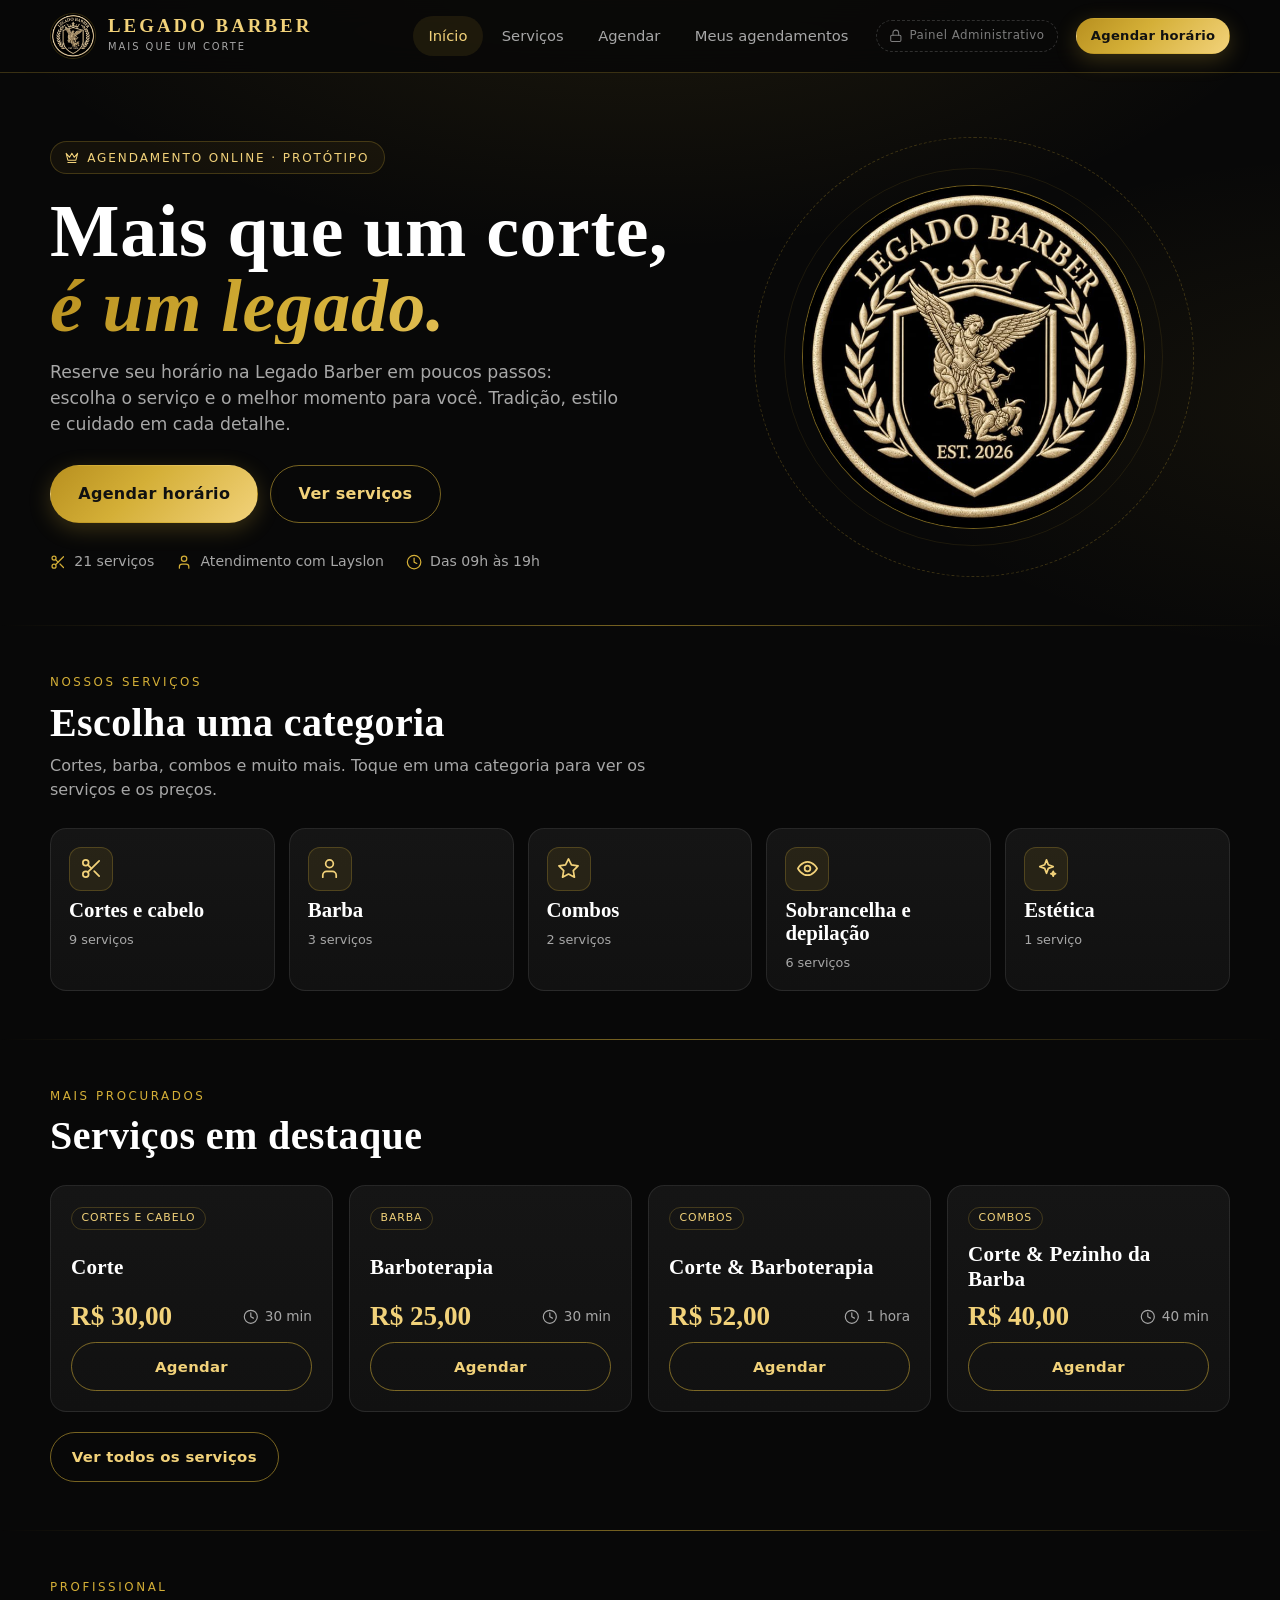
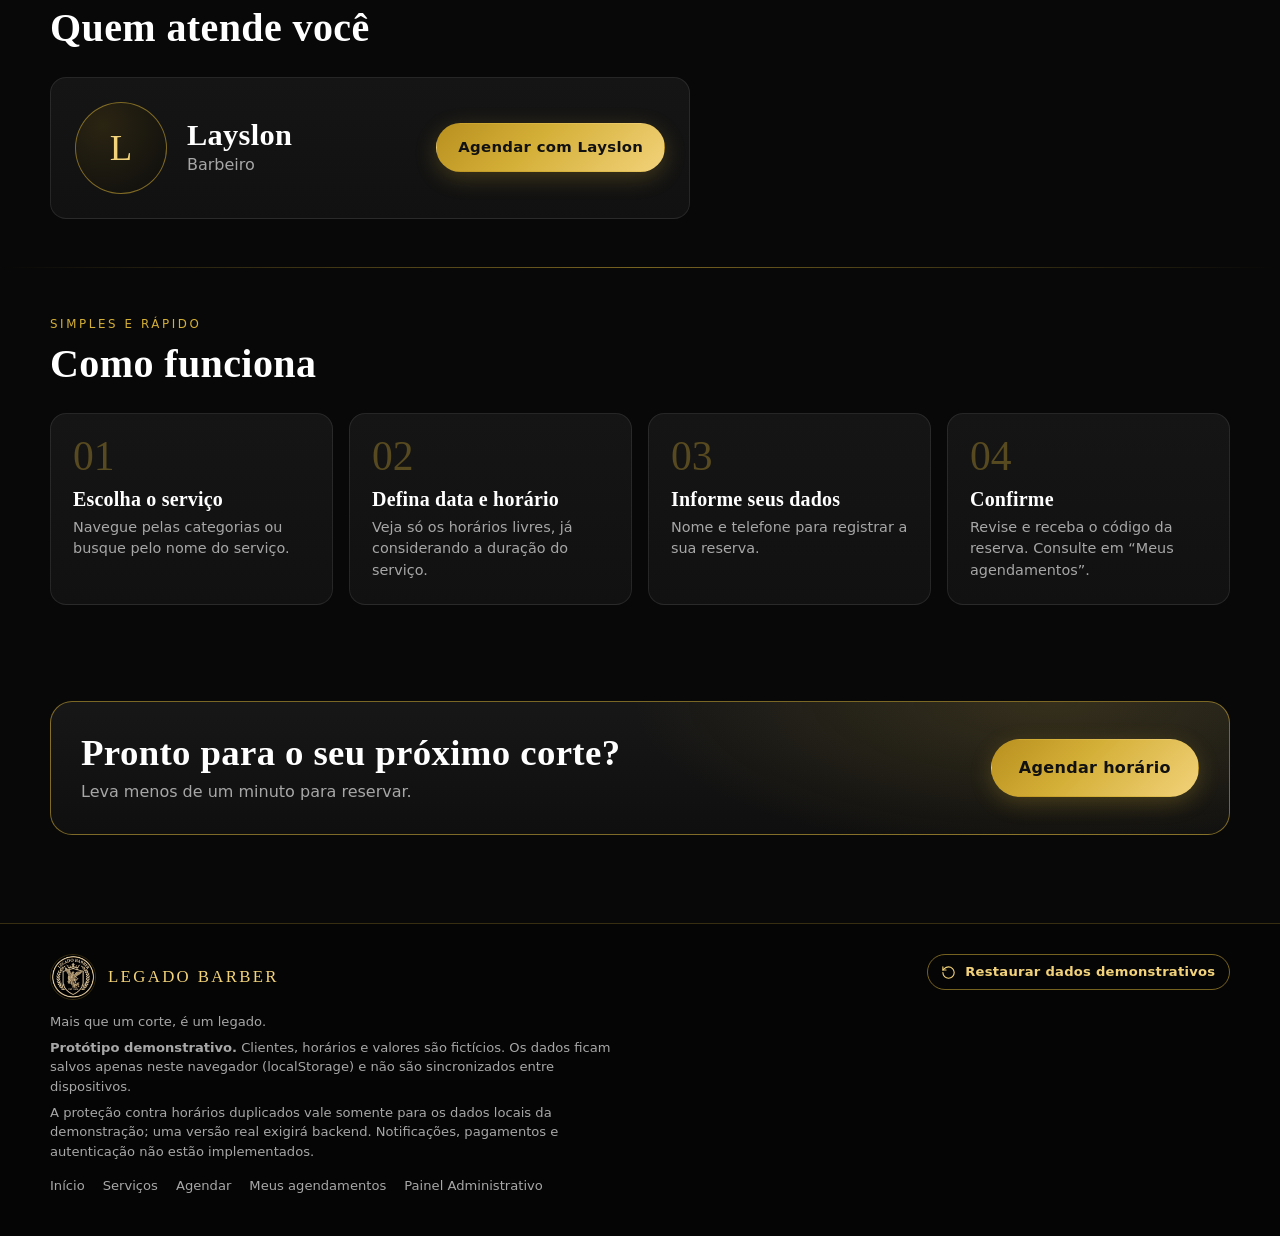
<file: index.html>
<!DOCTYPE html>
<html lang="pt-BR">
<head>
  <meta charset="UTF-8">
  <meta name="viewport" content="width=device-width, initial-scale=1">
  <meta name="theme-color" content="#080808">
  <meta name="description" content="Legado Barber — Mais que um corte, é um legado. Protótipo de agendamento online.">
  <title>Legado Barber — Mais que um corte, é um legado</title>
  <link rel="icon" href="img/logo.png">
  <link rel="stylesheet" href="css/style.css">
</head>
<body data-page="home" data-root="">
  <a class="skip-link" href="#conteudo">Ir para o conteúdo</a>
  <div id="siteHeader"></div>

  <main id="conteudo" class="view">
    <!-- Apresentação -->
    <section class="container hero">
      <div class="hero-text">
        <span class="eyebrow"><svg class="ic" aria-hidden="true"><use href="#i-crown"/></svg> Agendamento online · Protótipo</span>
        <h1>Mais que um corte, <em>é um legado.</em></h1>
        <p class="lead">Reserve seu horário na Legado Barber em poucos passos: escolha o serviço e o melhor momento para você. Tradição, estilo e cuidado em cada detalhe.</p>
        <div class="hero-cta">
          <a class="btn btn-gold btn-lg" href="pages/agendar.html">Agendar horário</a>
          <a class="btn btn-ghost btn-lg" href="pages/servicos.html">Ver serviços</a>
        </div>
        <ul class="hero-points" id="heroPoints"></ul>
      </div>
      <div class="hero-art">
        <div class="ring ring-1"></div><div class="ring ring-2"></div>
        <div class="logo-wrap"><img data-logo alt="Logo da Legado Barber" width="600" height="600"></div>
      </div>
    </section>

    <hr class="divider">

    <!-- Categorias: cada uma abre a página de serviços já filtrada -->
    <section class="container section">
      <div class="section-head">
        <span class="kicker">Nossos serviços</span>
        <h2>Escolha uma categoria</h2>
        <p>Cortes, barba, combos e muito mais. Toque em uma categoria para ver os serviços e os preços.</p>
      </div>
      <div class="cat-tiles" id="catTiles"></div>
    </section>

    <hr class="divider">

    <!-- Destaques -->
    <section class="container section">
      <div class="section-head"><span class="kicker">Mais procurados</span><h2>Serviços em destaque</h2></div>
      <div class="grid-4" id="featured"></div>
      <p style="margin-top:20px"><a class="btn btn-ghost" href="pages/servicos.html">Ver todos os serviços</a></p>
    </section>

    <hr class="divider">

    <!-- Profissional -->
    <section class="container section">
      <div class="section-head"><span class="kicker">Profissional</span><h2>Quem atende você</h2></div>
      <div id="homePro"></div>
    </section>

    <hr class="divider">

    <!-- Como funciona -->
    <section class="container section">
      <div class="section-head"><span class="kicker">Simples e rápido</span><h2>Como funciona</h2></div>
      <div class="steps-how">
        <div class="card how"><span class="num">01</span><h3>Escolha o serviço</h3><p>Navegue pelas categorias ou busque pelo nome do serviço.</p></div>
        <div class="card how"><span class="num">02</span><h3>Defina data e horário</h3><p>Veja só os horários livres, já considerando a duração do serviço.</p></div>
        <div class="card how"><span class="num">03</span><h3>Informe seus dados</h3><p>Nome e telefone para registrar a sua reserva.</p></div>
        <div class="card how"><span class="num">04</span><h3>Confirme</h3><p>Revise e receba o código da reserva. Consulte em “Meus agendamentos”.</p></div>
      </div>
    </section>

    <section class="container section">
      <div class="cta-band">
        <div><h2>Pronto para o seu próximo corte?</h2><p>Leva menos de um minuto para reservar.</p></div>
        <a class="btn btn-gold btn-lg" href="pages/agendar.html">Agendar horário</a>
      </div>
    </section>
  </main>

  <div id="siteFooter"></div>

  <script src="js/icons.js"></script>
  <script src="js/data.js"></script>
  <script src="js/ui.js"></script>
  <script src="js/home.js"></script>
</body>
</html>
</file>
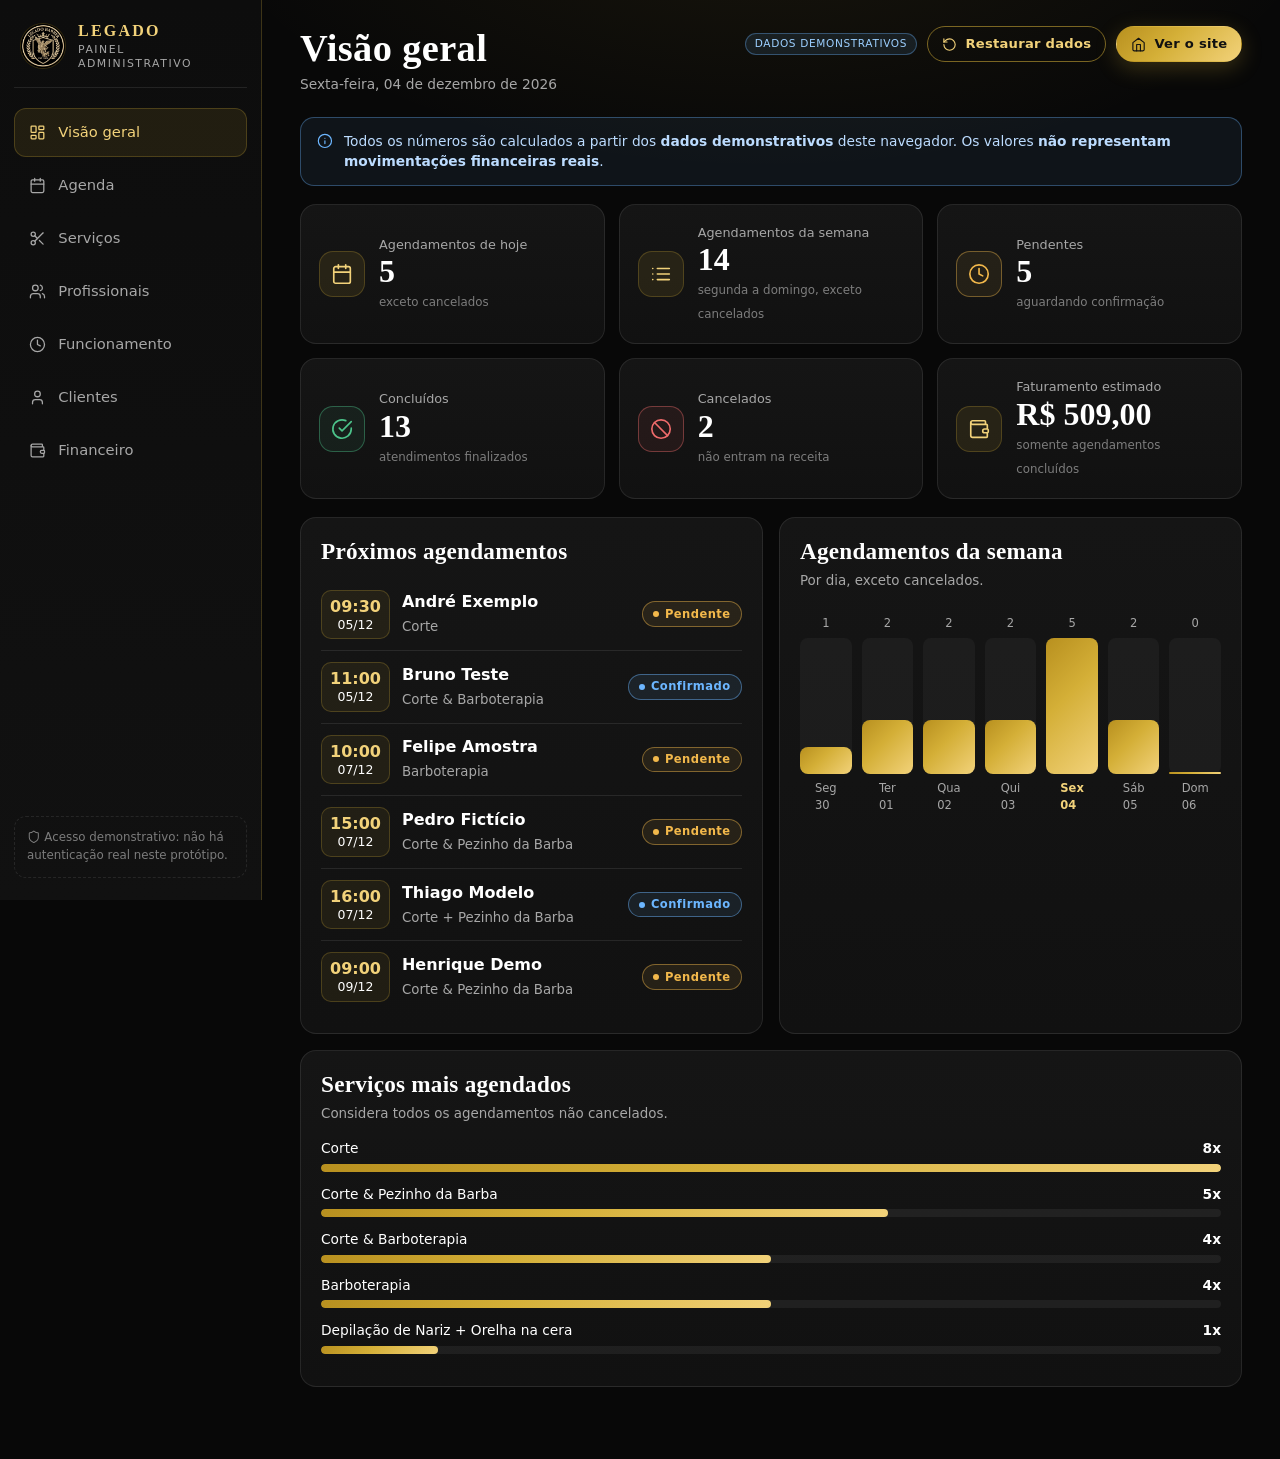
<file: pages/admin.html>
<!DOCTYPE html>
<html lang="pt-BR">
<head>
  <meta charset="UTF-8">
  <meta name="viewport" content="width=device-width, initial-scale=1">
  <meta name="theme-color" content="#080808">
  <meta name="robots" content="noindex">
  <title>Painel Administrativo — Legado Barber</title>
  <link rel="icon" href="../img/logo.png">
  <link rel="stylesheet" href="../css/style.css">
  <link rel="stylesheet" href="../css/admin.css">
</head>
<body class="admin-body" data-page="admin" data-root="../">
  <div class="admin">
    <aside class="sidebar" aria-label="Menu do painel">
      <div class="sb-brand">
        <span class="logo-wrap"><img data-logo alt="Logo da Legado Barber" width="46" height="46"></span>
        <div><strong>LEGADO</strong><small>Painel Administrativo</small></div>
      </div>
      <nav class="snav" id="adminNav" aria-label="Seções do painel"></nav>
      <div class="sb-foot"><svg class="ic" aria-hidden="true"><use href="#i-shield"/></svg> Acesso demonstrativo: não há autenticação real neste protótipo.</div>
    </aside>

    <main class="admin-main">
      <div class="admin-top">
        <div><h1 id="adminTitle">Visão geral</h1><p class="muted" id="adminDate"></p></div>
        <div class="admin-top-actions">
          <span class="demo-tag">Dados demonstrativos</span>
          <button type="button" class="btn btn-ghost btn-sm" data-action="restore-demo"><svg class="ic" aria-hidden="true"><use href="#i-refresh"/></svg> Restaurar dados</button>
          <a class="btn btn-gold btn-sm" href="../index.html"><svg class="ic" aria-hidden="true"><use href="#i-home"/></svg> Ver o site</a>
        </div>
      </div>
      <div id="adminContent"></div>
    </main>
  </div>

  <script src="../js/icons.js"></script>
  <script src="../js/data.js"></script>
  <script src="../js/ui.js"></script>
  <script src="../js/admin.js"></script>
</body>
</html>
</file>
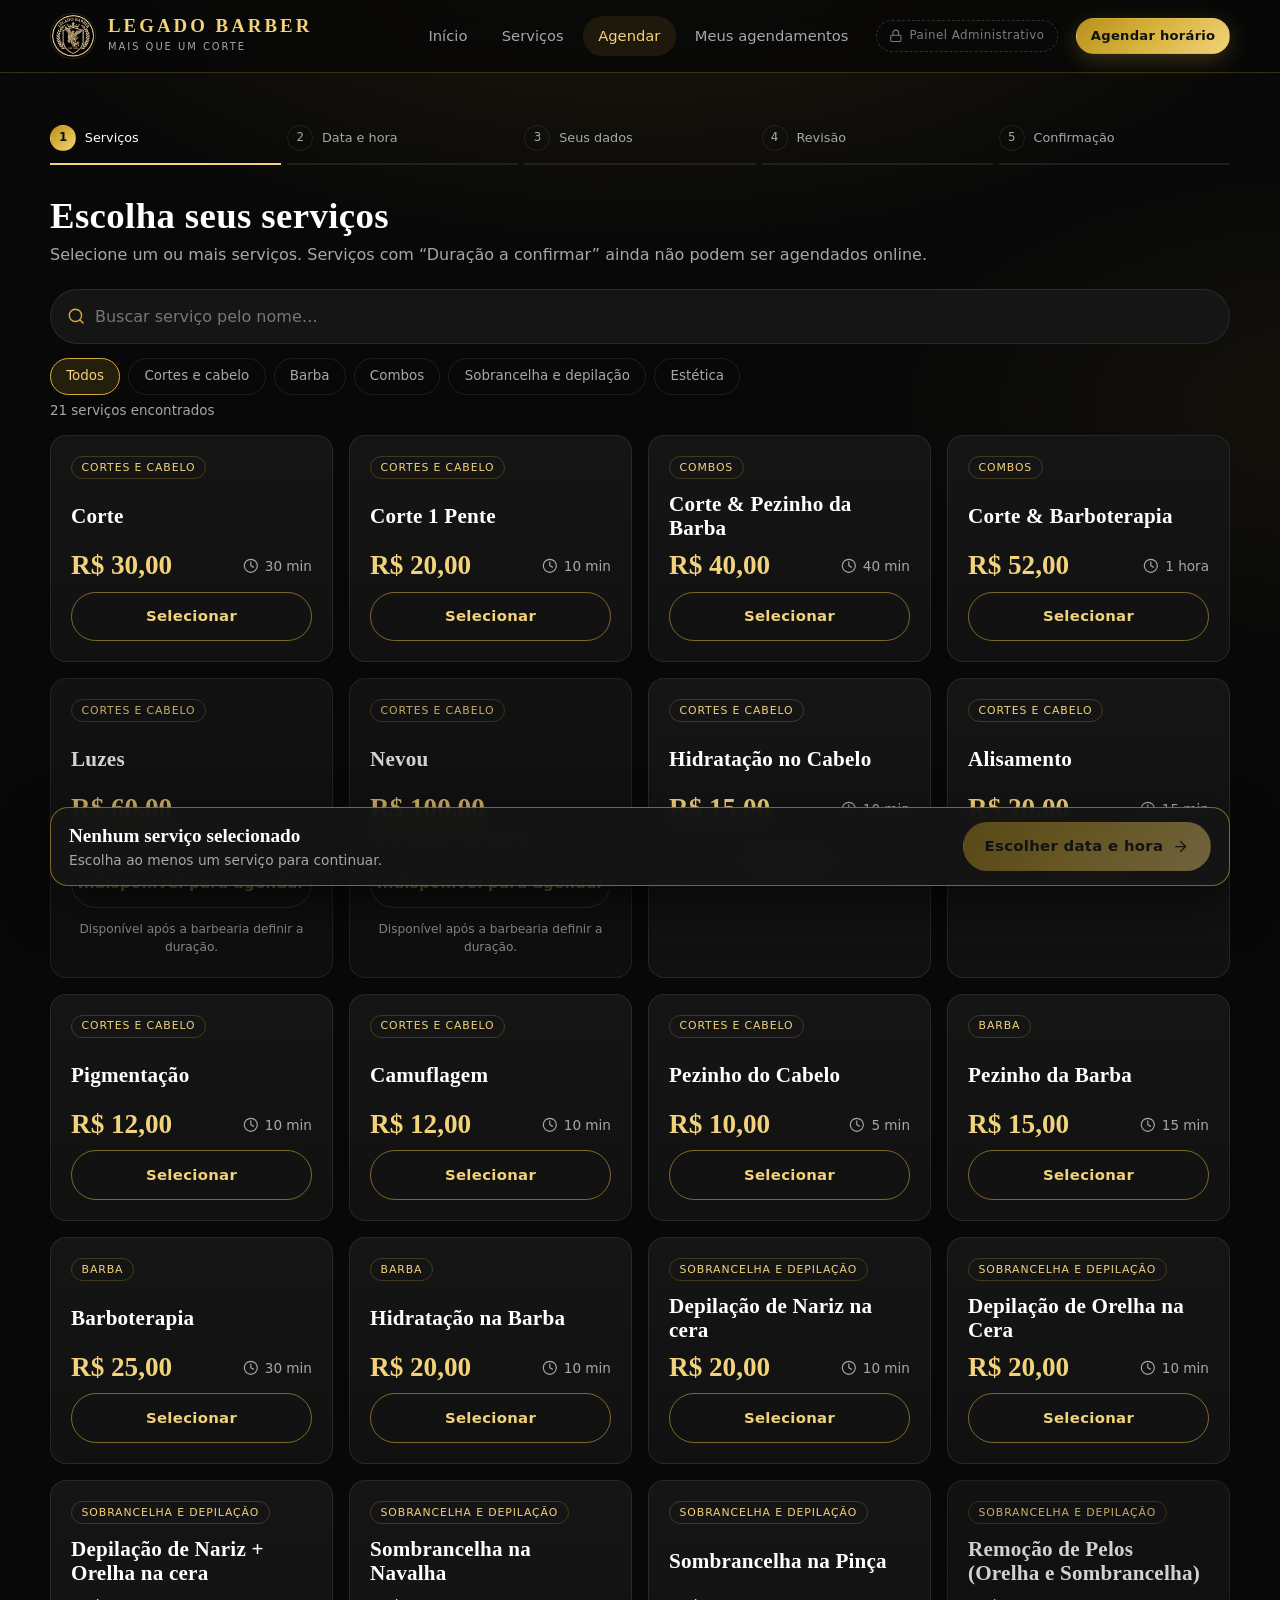
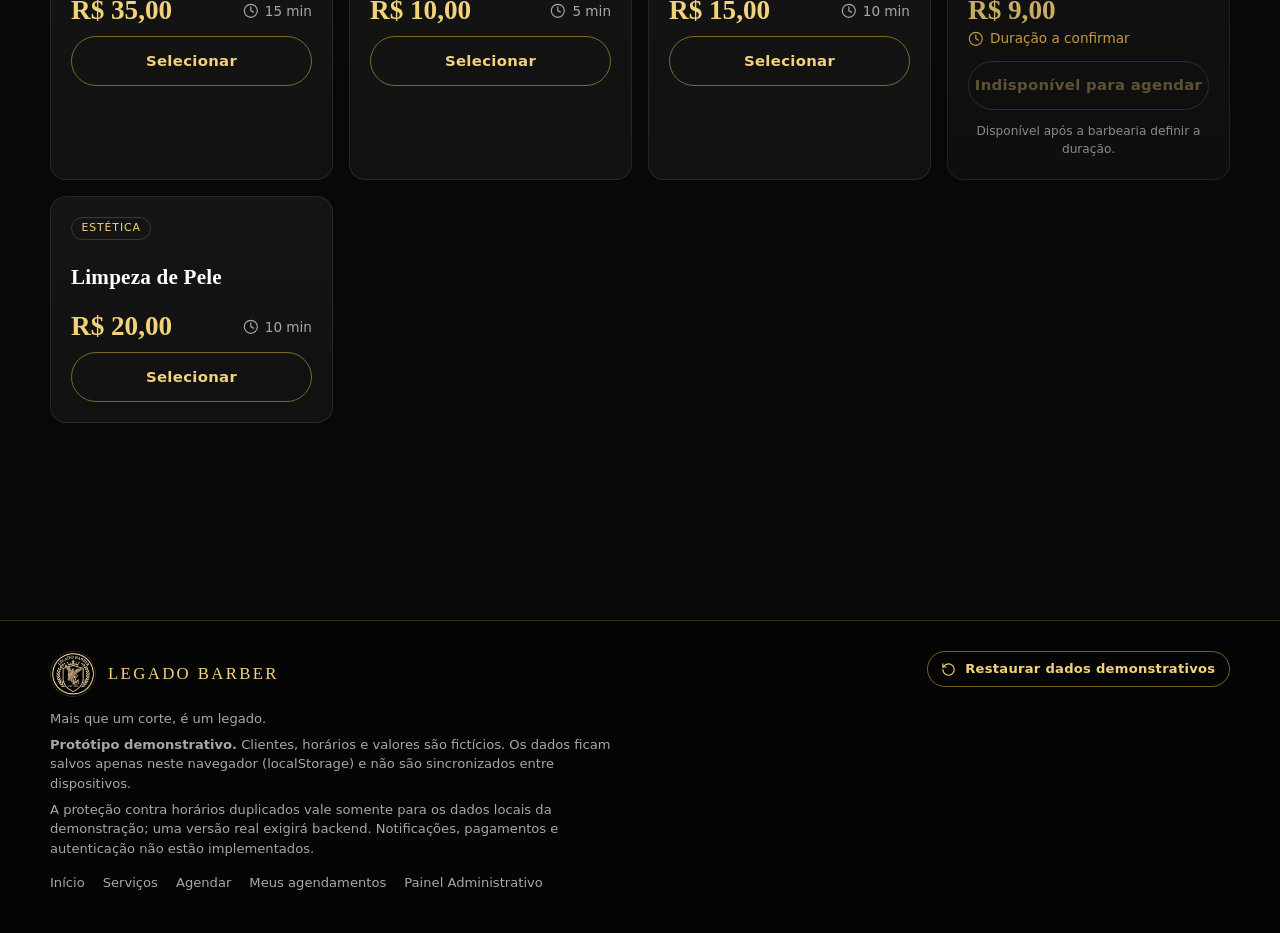
<file: pages/agendar.html>
<!DOCTYPE html>
<html lang="pt-BR">
<head>
  <meta charset="UTF-8">
  <meta name="viewport" content="width=device-width, initial-scale=1">
  <meta name="theme-color" content="#080808">
  <title>Agendar horário — Legado Barber</title>
  <link rel="icon" href="../img/logo.png">
  <link rel="stylesheet" href="../css/style.css">
</head>
<body data-page="agendar" data-root="../">
  <a class="skip-link" href="#conteudo">Ir para o conteúdo</a>
  <div id="siteHeader"></div>

  <main id="conteudo" class="view">
    <div class="container book-wrap">
      <ol class="stepper" id="stepper" aria-label="Etapas do agendamento"></ol>
      <div id="bookContent"></div>
    </div>
  </main>

  <div id="siteFooter"></div>

  <script src="../js/icons.js"></script>
  <script src="../js/data.js"></script>
  <script src="../js/ui.js"></script>
  <script src="../js/agendar.js"></script>
</body>
</html>
</file>
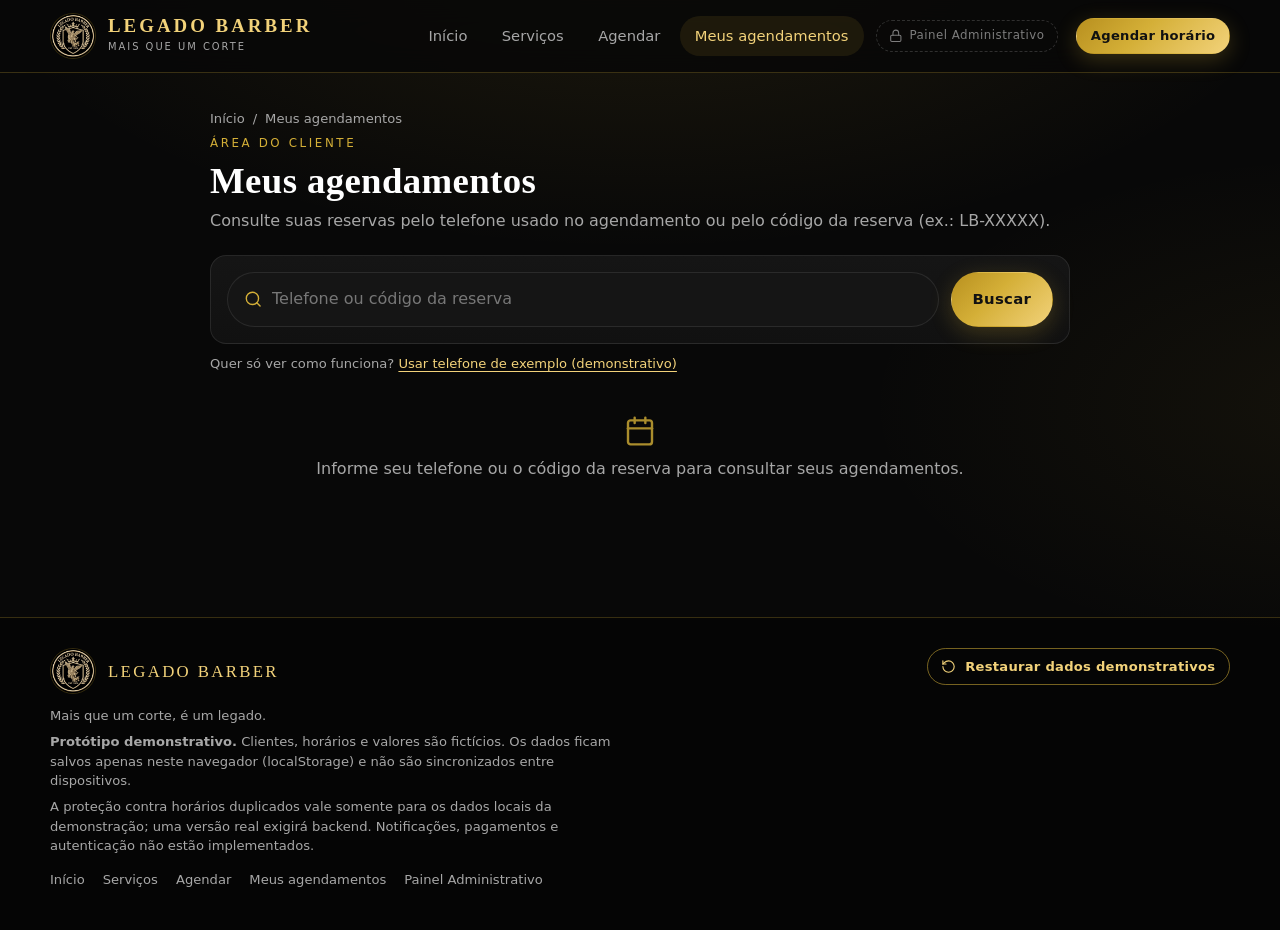
<file: pages/meus-agendamentos.html>
<!DOCTYPE html>
<html lang="pt-BR">
<head>
  <meta charset="UTF-8">
  <meta name="viewport" content="width=device-width, initial-scale=1">
  <meta name="theme-color" content="#080808">
  <title>Meus agendamentos — Legado Barber</title>
  <link rel="icon" href="../img/logo.png">
  <link rel="stylesheet" href="../css/style.css">
</head>
<body data-page="meus" data-root="../">
  <a class="skip-link" href="#conteudo">Ir para o conteúdo</a>
  <div id="siteHeader"></div>

  <main id="conteudo" class="view">
    <div class="narrow mine-wrap">
      <nav class="breadcrumb" aria-label="Você está em"><a href="../index.html">Início</a> <span>/</span> <span>Meus agendamentos</span></nav>
      <div class="step-head">
        <span class="kicker">Área do cliente</span>
        <h2>Meus agendamentos</h2>
        <p>Consulte suas reservas pelo telefone usado no agendamento ou pelo código da reserva (ex.: LB-XXXXX).</p>
      </div>

      <form id="mineForm" class="card mine-search" novalidate>
        <label class="search">
          <svg class="ic" aria-hidden="true"><use href="#i-search"/></svg>
          <input type="search" id="mineQuery" data-input="mine-query" placeholder="Telefone ou código da reserva" aria-label="Telefone ou código da reserva" autocomplete="off">
        </label>
        <button class="btn btn-gold" type="submit">Buscar</button>
      </form>
      <p class="muted" style="font-size:.82rem;margin-bottom:6px">
        Quer só ver como funciona? <button type="button" class="link-btn" data-action="mine-demo">Usar telefone de exemplo (demonstrativo)</button>
      </p>

      <div id="mineResults"></div>
    </div>
  </main>

  <div id="siteFooter"></div>

  <script src="../js/icons.js"></script>
  <script src="../js/data.js"></script>
  <script src="../js/ui.js"></script>
  <script src="../js/meus.js"></script>
</body>
</html>
</file>
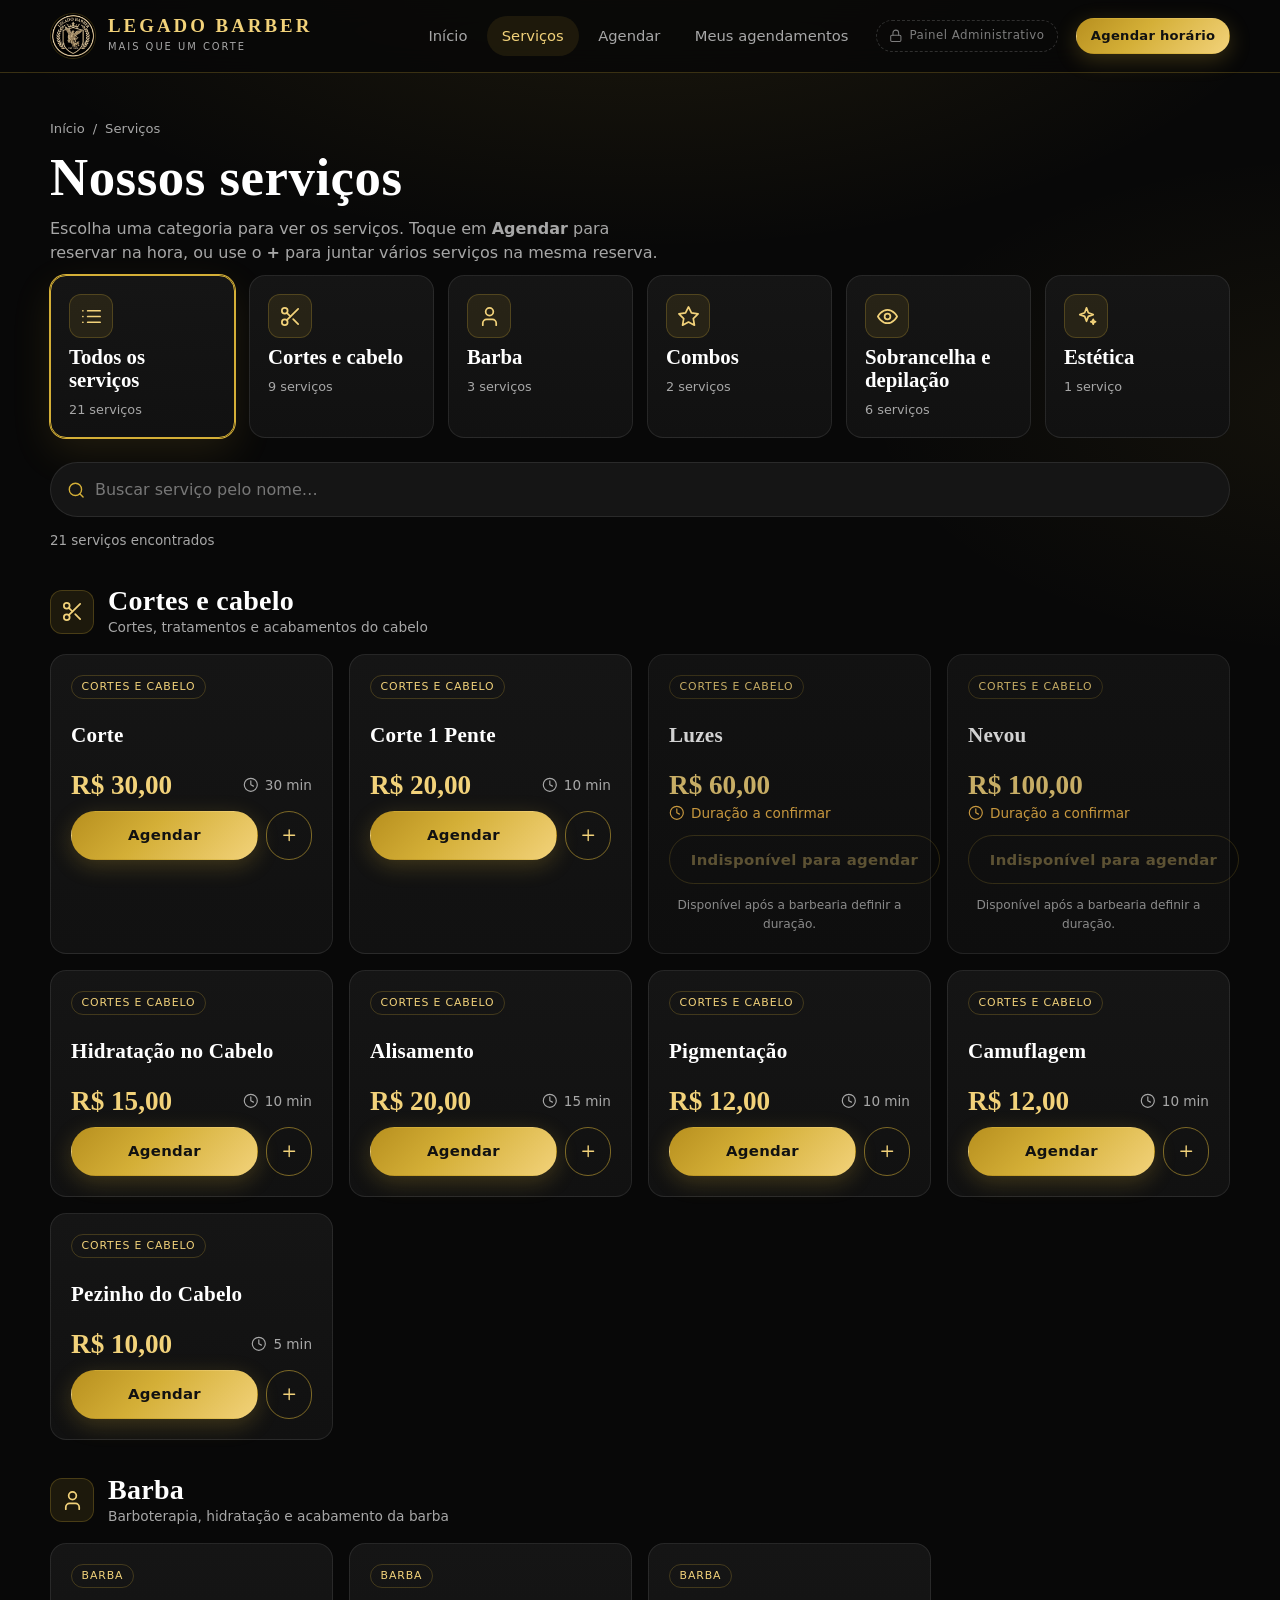
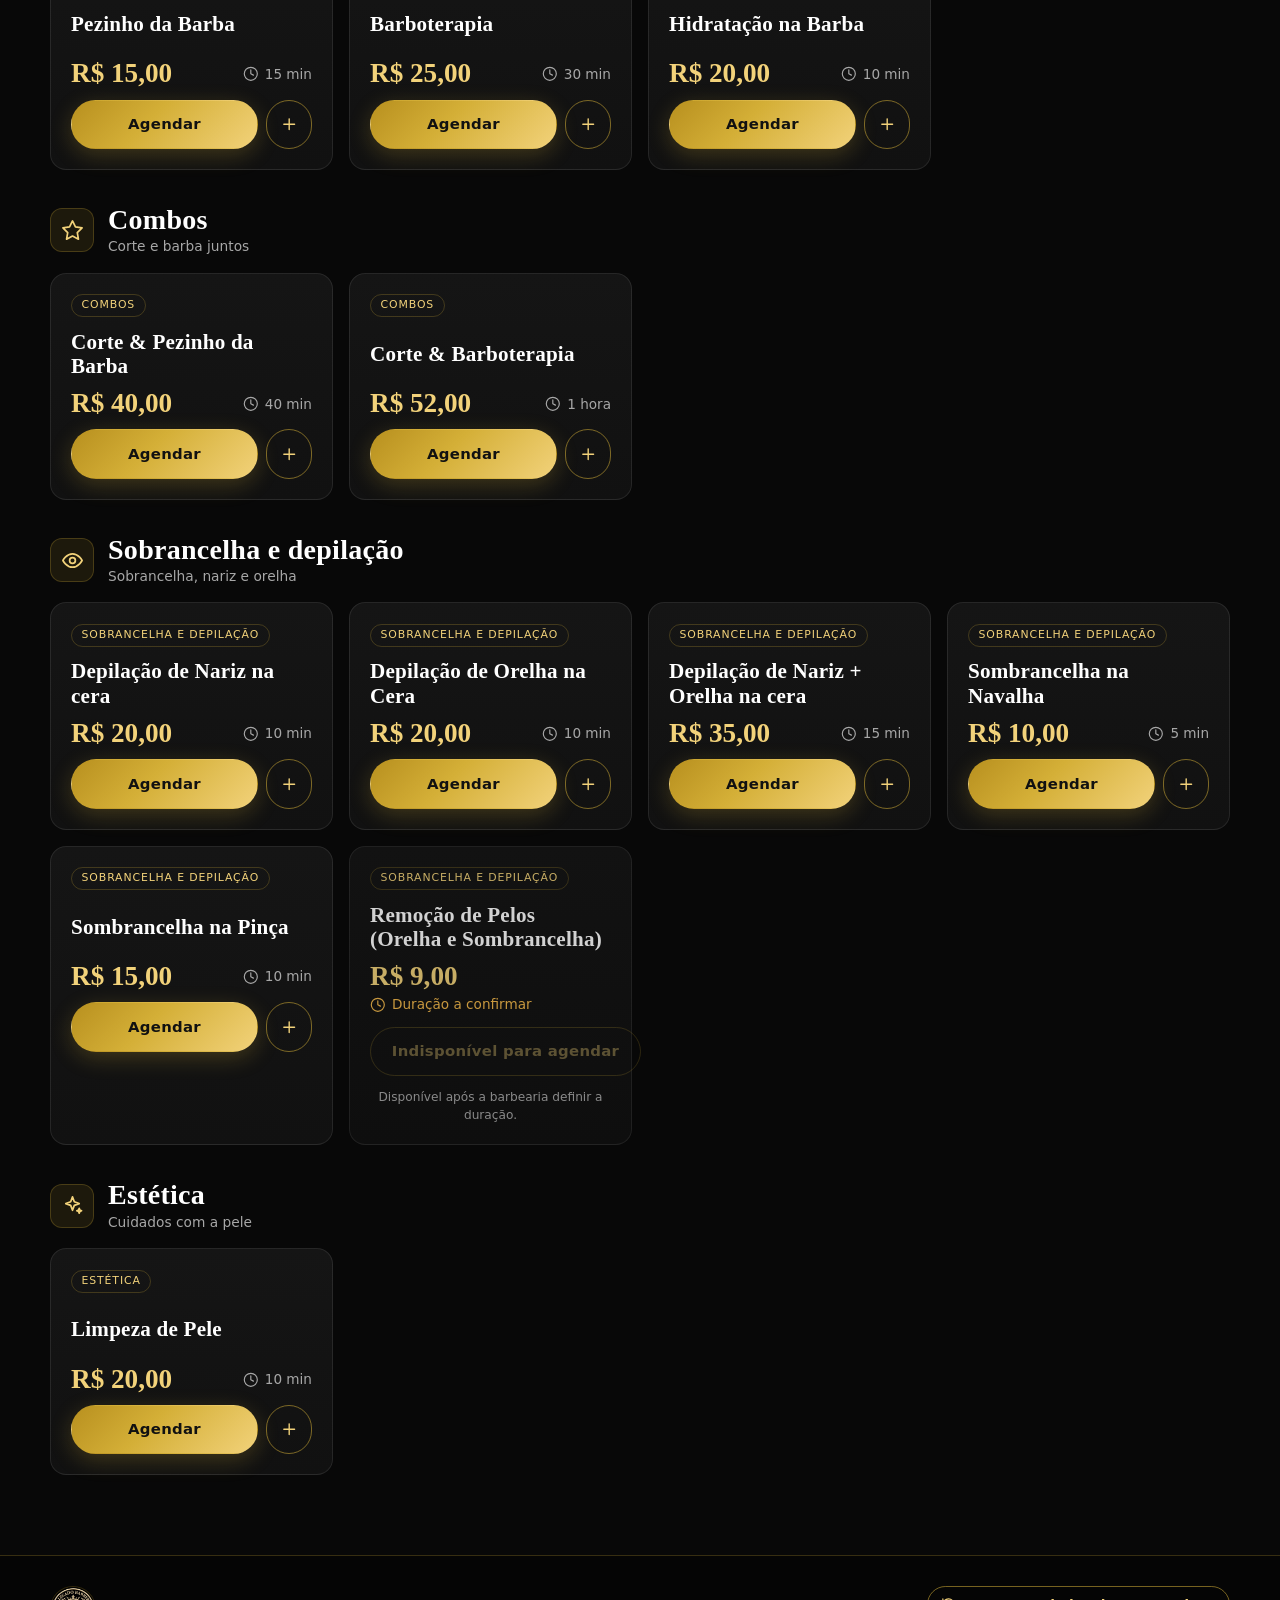
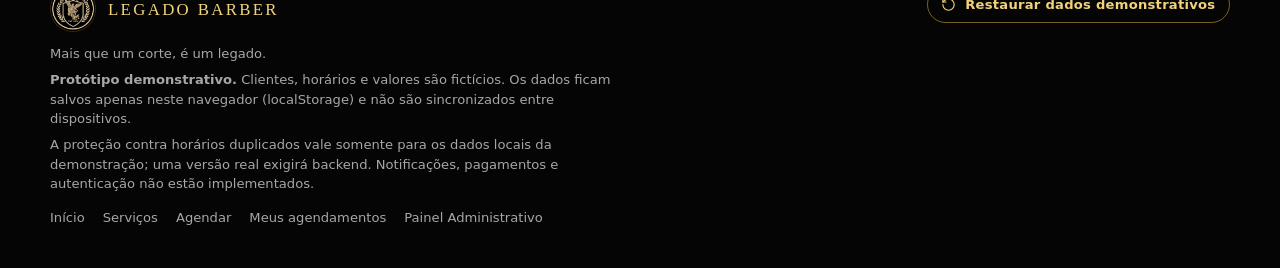
<file: pages/servicos.html>
<!DOCTYPE html>
<html lang="pt-BR">
<head>
  <meta charset="UTF-8">
  <meta name="viewport" content="width=device-width, initial-scale=1">
  <meta name="theme-color" content="#080808">
  <title>Serviços — Legado Barber</title>
  <link rel="icon" href="../img/logo.png">
  <link rel="stylesheet" href="../css/style.css">
</head>
<body data-page="servicos" data-root="../">
  <a class="skip-link" href="#conteudo">Ir para o conteúdo</a>
  <div id="siteHeader"></div>

  <main id="conteudo" class="view">
    <section class="container page-hero">
      <nav class="breadcrumb" aria-label="Você está em"><a href="../index.html">Início</a> <span>/</span> <span>Serviços</span></nav>
      <h1>Nossos serviços</h1>
      <p>Escolha uma categoria para ver os serviços. Toque em <strong>Agendar</strong> para reservar na hora, ou use o <strong>+</strong> para juntar vários serviços na mesma reserva.</p>
    </section>

    <div class="container" style="padding-bottom:40px">
      <div class="cat-tiles" id="catTiles" role="group" aria-label="Categorias"></div>

      <div class="catalog-tools" style="margin-top:24px">
        <label class="search grow">
          <svg class="ic" aria-hidden="true"><use href="#i-search"/></svg>
          <input type="search" id="svcSearch" data-input="svc-search" placeholder="Buscar serviço pelo nome…" aria-label="Buscar serviço" autocomplete="off">
        </label>
      </div>
      <p class="result-count" id="svcCount" aria-live="polite"></p>

      <div id="svcList"></div>

      <div class="select-bar" id="selectBar" hidden></div>
    </div>
  </main>

  <div id="siteFooter"></div>

  <script src="../js/icons.js"></script>
  <script src="../js/data.js"></script>
  <script src="../js/ui.js"></script>
  <script src="../js/servicos.js"></script>
</body>
</html>
</file>
<file: css/style.css>
/* =====================================================================
   LEGADO BARBER — style.css
   Estilos compartilhados por todas as páginas do site (cliente).
   O painel administrativo usa este arquivo + admin.css.
   Paleta da marca em :root (mude aqui para trocar as cores do site todo).
   ===================================================================== */

/* =====================================================================
   LEGADO BARBER — PROTÓTIPO DEMONSTRATIVO
   Estilos (CSS puro). Paleta oficial da marca em :root.
   ===================================================================== */
:root{
  --black:#080808; --black-2:#151515; --black-3:#1c1c1c; --black-4:#262626;
  --gold:#D4AF37; --gold-light:#F2D27A; --white:#FFFFFF; --gray:#A7A7A7;
  --line:rgba(212,175,55,.24); --line-strong:rgba(212,175,55,.55); --line-soft:rgba(255,255,255,.09);
  --ok:#4CC38A; --warn:#F2B84B; --err:#EF6B6B; --info:#6CB6FF;
  --radius:16px; --radius-sm:10px;
  --shadow:0 18px 50px rgba(0,0,0,.55);
  --gold-grad:linear-gradient(135deg,#B8901F 0%,#D4AF37 42%,#F2D27A 100%);
  --font-display:"Cormorant Garamond","Palatino Linotype","Book Antiqua",Palatino,Georgia,"Times New Roman",serif;
  --font-body:system-ui,-apple-system,"Segoe UI",Roboto,"Helvetica Neue",Arial,sans-serif;
}
*,*::before,*::after{box-sizing:border-box}
html{scroll-behavior:smooth;-webkit-text-size-adjust:100%}
body{
  margin:0;background:var(--black);color:var(--white);font-family:var(--font-body);line-height:1.5;min-height:100vh;
  background-image:radial-gradient(1100px 520px at 50% -8%,rgba(212,175,55,.11),transparent 62%),radial-gradient(800px 420px at 105% 45%,rgba(212,175,55,.06),transparent 60%);
  background-attachment:fixed;
}
body.modal-open{overflow:hidden}
h1,h2,h3,h4{font-family:var(--font-display);margin:0;font-weight:600;letter-spacing:.01em;line-height:1.15}
p{margin:0}
a{color:inherit}
button,input,select,textarea{font:inherit;color:inherit}
button{cursor:pointer}
ul{margin:0;padding:0;list-style:none}
[hidden]{display:none!important}
:focus-visible{outline:2px solid var(--gold-light);outline-offset:2px}
.container{width:min(1180px,100% - 32px);margin-inline:auto}
.narrow{width:min(860px,100% - 32px);margin-inline:auto}
.muted{color:var(--gray)}
.sr-only{position:absolute;width:1px;height:1px;overflow:hidden;clip:rect(0 0 0 0);white-space:nowrap}
.skip-link{position:absolute;left:-999px;top:8px;background:var(--gold);color:#111;padding:.5rem 1rem;border-radius:8px;z-index:200}
.skip-link:focus{left:8px}
.ic{width:1.15em;height:1.15em;stroke:currentColor;fill:none;stroke-width:1.8;stroke-linecap:round;stroke-linejoin:round;flex:none;vertical-align:-.18em}
.ic-fill{fill:currentColor}

/* ---------- Botões ---------- */
.btn{display:inline-flex;align-items:center;justify-content:center;gap:.55rem;padding:.78rem 1.3rem;border-radius:999px;border:1px solid transparent;background:transparent;color:var(--white);font-weight:600;font-size:.93rem;letter-spacing:.02em;text-decoration:none;white-space:nowrap;transition:transform .18s ease,box-shadow .18s ease,background .18s ease,border-color .18s ease,color .18s ease}
.btn:disabled,.btn[aria-disabled="true"]{opacity:.42;cursor:not-allowed;transform:none!important;box-shadow:none!important}
.btn-gold{background:var(--gold-grad);color:#111;box-shadow:0 6px 22px rgba(212,175,55,.24)}
.btn-gold:not(:disabled):hover{transform:translateY(-2px);box-shadow:0 12px 32px rgba(212,175,55,.38)}
.btn-ghost{border-color:var(--line-strong);color:var(--gold-light)}
.btn-ghost:not(:disabled):hover{background:rgba(212,175,55,.1);transform:translateY(-1px)}
.btn-danger{background:rgba(239,107,107,.12);border-color:rgba(239,107,107,.5);color:#ff9d9d}
.btn-danger:not(:disabled):hover{background:rgba(239,107,107,.24)}
.btn-ok{background:rgba(76,195,138,.12);border-color:rgba(76,195,138,.5);color:#8be3b7}
.btn-ok:not(:disabled):hover{background:rgba(76,195,138,.24)}
.btn-sm{padding:.46rem .85rem;font-size:.82rem}
.btn-lg{padding:1rem 1.7rem;font-size:1rem}
.btn-block{width:100%}
.btn-icon{display:inline-grid;place-items:center;width:38px;height:38px;border-radius:50%;border:1px solid var(--line-soft);background:transparent;color:var(--gray);transition:.18s}
.btn-icon:hover{color:var(--gold-light);border-color:var(--line-strong)}
.link-btn{background:none;border:0;padding:0;color:var(--gold-light);text-decoration:underline;text-underline-offset:3px}

/* ---------- Logo ---------- */
.logo-wrap{position:relative;display:grid;place-items:center;width:46px;height:46px;border-radius:50%;overflow:hidden;background:#000;border:1px solid var(--line);flex:none}
.logo-wrap img{width:100%;height:100%;object-fit:contain;display:block;aspect-ratio:1/1}
.logo-wrap.no-logo img{display:none}
.logo-wrap.no-logo::after{content:"LB";font-family:var(--font-display);font-weight:700;color:var(--gold);font-size:1.1rem}

/* ---------- Cabeçalho do cliente ---------- */
.site-header{position:sticky;top:0;z-index:60;background:rgba(8,8,8,.84);backdrop-filter:blur(14px);-webkit-backdrop-filter:blur(14px);border-bottom:1px solid var(--line)}
.header-inner{display:flex;align-items:center;gap:18px;height:72px}
.brand{display:flex;align-items:center;gap:12px;text-decoration:none}
.brand-text strong{display:block;font-family:var(--font-display);font-size:1.18rem;letter-spacing:.16em;color:var(--gold-light);line-height:1}
.brand-text small{display:block;margin-top:4px;color:var(--gray);font-size:.62rem;letter-spacing:.2em;text-transform:uppercase}
.nav{display:flex;align-items:center;gap:4px;margin-left:auto}
.nav a{padding:.55rem .95rem;border-radius:999px;text-decoration:none;color:var(--gray);font-size:.92rem;font-weight:500;transition:.18s}
.nav a:hover{color:var(--white)}
.nav a.active{color:var(--gold-light);background:rgba(212,175,55,.1)}
.admin-link{display:inline-flex;align-items:center;gap:.4rem;margin-left:8px;padding:.4rem .8rem;border-radius:999px;border:1px dashed rgba(255,255,255,.16);background:none;color:#7d7d7d;font-size:.74rem;letter-spacing:.04em;transition:.18s}
.admin-link:hover{color:var(--gold-light);border-color:var(--line-strong)}
.burger{display:none;margin-left:auto}
.header-cta{flex:none}

/* ---------- Views / animações ---------- */
.view{animation:fadeUp .55s cubic-bezier(.2,.7,.2,1) both}
@keyframes fadeUp{from{opacity:0;transform:translateY(14px)}to{opacity:1;transform:none}}
@keyframes pop{0%{transform:scale(.6);opacity:0}70%{transform:scale(1.08)}100%{transform:scale(1);opacity:1}}
@keyframes spin{to{transform:rotate(360deg)}}
@keyframes glow{0%,100%{box-shadow:0 0 60px rgba(212,175,55,.18),0 0 0 1px var(--line)}50%{box-shadow:0 0 90px rgba(212,175,55,.32),0 0 0 1px var(--line-strong)}}

/* ---------- Hero ---------- */
.hero{display:grid;grid-template-columns:1.1fr .9fr;gap:40px;align-items:center;padding:64px 0 48px}
.eyebrow{display:inline-flex;align-items:center;gap:.5rem;padding:.38rem .9rem;border:1px solid var(--line);border-radius:999px;color:var(--gold-light);font-size:.75rem;letter-spacing:.16em;text-transform:uppercase;background:rgba(212,175,55,.06)}
.hero h1{margin:20px 0 16px;font-size:clamp(2.6rem,6vw,4.6rem);font-weight:600;line-height:1.02}
.hero h1 em{display:block;font-style:italic;background:var(--gold-grad);-webkit-background-clip:text;background-clip:text;color:transparent}
.lead{color:var(--gray);font-size:1.08rem;max-width:52ch}
.hero-cta{display:flex;flex-wrap:wrap;gap:12px;margin:28px 0}
.hero-points{display:flex;flex-wrap:wrap;gap:10px 22px;color:var(--gray);font-size:.88rem}
.hero-points li{display:flex;align-items:center;gap:.5rem}
.hero-points .ic{color:var(--gold)}
.hero-points em{font-style:normal;color:#777}
.hero-art{position:relative;display:grid;place-items:center;aspect-ratio:1/1;max-width:440px;width:100%;margin-inline:auto}
.hero-art .logo-wrap{width:78%;height:78%;border-radius:50%;animation:glow 5s ease-in-out infinite;border:1px solid var(--line-strong)}
.ring{position:absolute;inset:0;border-radius:50%;border:1px dashed var(--line)}
.ring-1{animation:spin 60s linear infinite}
.ring-2{inset:7%;border-style:solid;border-color:rgba(212,175,55,.1)}

/* ---------- Seções ---------- */
.section{padding:48px 0}
.section-head{margin-bottom:26px;max-width:60ch}
.section-head h2{font-size:clamp(1.8rem,3.6vw,2.5rem)}
.section-head p{color:var(--gray);margin-top:8px}
.kicker{color:var(--gold);font-size:.74rem;letter-spacing:.22em;text-transform:uppercase;margin-bottom:8px;display:block}
.divider{height:1px;background:linear-gradient(90deg,transparent,var(--line-strong),transparent);border:0;margin:0}
.steps-how{display:grid;grid-template-columns:repeat(4,1fr);gap:16px}
.how{padding:22px;position:relative}
.how .num{font-family:var(--font-display);font-size:2.6rem;color:rgba(212,175,55,.35);line-height:1}
.how h3{font-size:1.25rem;margin:10px 0 6px}
.how p{color:var(--gray);font-size:.9rem}

/* ---------- Cards ---------- */
.card{background:linear-gradient(180deg,var(--black-2),#111);border:1px solid var(--line-soft);border-radius:var(--radius);transition:border-color .2s,transform .2s,box-shadow .2s}
.card.hoverable:hover{border-color:var(--line-strong);transform:translateY(-3px);box-shadow:var(--shadow)}
.grid-3{display:grid;grid-template-columns:repeat(3,1fr);gap:16px}
.grid-4{display:grid;grid-template-columns:repeat(4,1fr);gap:16px}
.grid-2{display:grid;grid-template-columns:repeat(2,1fr);gap:16px}
.tag{display:inline-block;padding:.16rem .6rem;border-radius:999px;border:1px solid var(--line);color:var(--gold-light);font-size:.68rem;letter-spacing:.08em;text-transform:uppercase}
.demo-tag{display:inline-block;padding:.12rem .55rem;border-radius:999px;background:rgba(108,182,255,.1);border:1px solid rgba(108,182,255,.35);color:#9ccfff;font-size:.66rem;letter-spacing:.06em;text-transform:uppercase;white-space:nowrap}
.price{font-family:var(--font-display);font-size:1.7rem;color:var(--gold-light);font-weight:700;line-height:1}

/* ---------- Serviços ---------- */
.svc-grid{display:grid;grid-template-columns:repeat(auto-fill,minmax(250px,1fr));gap:16px}
.svc{display:flex;flex-direction:column;gap:12px;padding:20px}
.svc h3{font-size:1.32rem;min-height:2.3em;display:flex;align-items:center}
.svc-top{display:flex;justify-content:space-between;align-items:center;min-height:24px}
.svc-meta{display:flex;justify-content:space-between;align-items:center;gap:10px}
.dur{display:inline-flex;align-items:center;gap:.4rem;color:var(--gray);font-size:.85rem}
.dur-tbd{color:var(--warn)}
.svc.is-selected{border-color:var(--gold);box-shadow:0 0 0 1px var(--gold),0 14px 40px rgba(212,175,55,.12)}
.svc.is-disabled{opacity:.82}
.svc-note{color:var(--gray);font-size:.76rem;text-align:center}
.sel-mark{display:inline-grid;place-items:center;width:24px;height:24px;border-radius:50%;background:var(--gold-grad);color:#111}

.catalog-tools{display:flex;flex-wrap:wrap;gap:14px;align-items:center;margin-bottom:14px}
.search{display:flex;align-items:center;gap:.6rem;padding:.2rem 1rem;min-width:240px;border-radius:999px;background:var(--black-2);border:1px solid var(--line-soft);transition:border-color .18s}
.search:focus-within{border-color:var(--gold)}
.search .ic{color:var(--gold)}
.search input{flex:1;min-width:0;border:0;background:transparent;padding:.7rem 0;outline:none}
.search input::placeholder{color:#777}
.grow{flex:1}
.chips{display:flex;flex-wrap:wrap;gap:8px}
.chip{padding:.45rem .95rem;border-radius:999px;border:1px solid var(--line-soft);background:transparent;color:var(--gray);font-size:.84rem;transition:.18s}
.chip:hover{color:var(--white);border-color:var(--line)}
.chip.active{background:rgba(212,175,55,.14);border-color:var(--gold);color:var(--gold-light)}
.result-count{color:var(--gray);font-size:.84rem;margin:6px 0 14px}
.select-bar{position:sticky;bottom:14px;z-index:30;margin-top:22px;display:flex;align-items:center;gap:14px;flex-wrap:wrap;padding:14px 18px;border-radius:18px;background:rgba(21,21,21,.94);backdrop-filter:blur(12px);border:1px solid var(--line-strong);box-shadow:var(--shadow)}
.sel-info{flex:1;min-width:180px;display:flex;flex-direction:column}
.sel-info strong{font-family:var(--font-display);font-size:1.2rem}
.sel-info span{color:var(--gray);font-size:.86rem}

/* ---------- Wizard ---------- */
.book-wrap{padding:36px 0 56px}
.stepper{display:flex;gap:6px;margin-bottom:30px;counter-reset:s}
.stepper li{flex:1;min-width:0}
.step button,.step .step-in{display:flex;align-items:center;gap:.55rem;width:100%;background:none;border:0;padding:0 0 12px;color:var(--gray);font-size:.8rem;text-align:left;border-bottom:2px solid var(--line-soft)}
.step .dot{display:inline-grid;place-items:center;width:26px;height:26px;border-radius:50%;border:1px solid var(--line-soft);font-size:.74rem;flex:none}
.step.done .step-in,.step.done button{border-bottom-color:var(--gold);color:var(--gold-light)}
.step.done .dot{background:rgba(212,175,55,.16);border-color:var(--gold)}
.step.current .step-in{border-bottom-color:var(--gold-light);color:var(--white)}
.step.current .dot{background:var(--gold-grad);color:#111;border-color:transparent;font-weight:700}
.step-head{margin-bottom:22px}
.step-head h2{font-size:clamp(1.7rem,3.4vw,2.3rem)}
.step-head p{color:var(--gray);margin-top:6px}
.step-nav{display:flex;justify-content:space-between;gap:12px;margin-top:26px;flex-wrap:wrap}
.mini-summary{display:flex;align-items:center;gap:12px;flex-wrap:wrap;padding:12px 16px;margin-bottom:22px;border-radius:14px;border:1px dashed var(--line);background:rgba(212,175,55,.05);font-size:.88rem}
.mini-summary b{color:var(--gold-light)}
.mini-summary .link-btn{margin-left:auto;font-size:.82rem}

.barber-grid{display:grid;grid-template-columns:repeat(auto-fill,minmax(230px,1fr));gap:16px}
.barber{position:relative;display:flex;flex-direction:column;align-items:center;gap:10px;padding:28px 18px;text-align:center;color:inherit;cursor:pointer;font:inherit;width:100%}
.barber.is-selected{border-color:var(--gold);box-shadow:0 0 0 1px var(--gold),0 14px 40px rgba(212,175,55,.12)}
.barber strong{font-family:var(--font-display);font-size:1.5rem}
.barber small{color:var(--gray)}
.avatar{display:grid;place-items:center;width:78px;height:78px;border-radius:50%;background:radial-gradient(circle at 30% 25%,#2a2412,#0d0d0d);border:1px solid var(--line-strong);font-family:var(--font-display);font-size:1.9rem;color:var(--gold-light)}
.avatar.sm{width:42px;height:42px;font-size:1.05rem}
.barber .sel-mark{position:absolute;top:12px;right:12px}

.date-layout{display:grid;grid-template-columns:minmax(300px,380px) 1fr;gap:20px;align-items:start}
.calendar{padding:18px}
.cal-head{display:flex;align-items:center;justify-content:space-between;margin-bottom:12px}
.cal-head h3{font-size:1.35rem}
.cal-grid{display:grid;grid-template-columns:repeat(7,1fr);gap:4px}
.cal-dow{text-align:center;font-size:.72rem;color:var(--gray);padding:6px 0;letter-spacing:.08em}
.cal-day{aspect-ratio:1/1;border-radius:10px;background:transparent;border:1px solid transparent;font-size:.9rem;transition:.15s}
.cal-day:not(:disabled):hover{border-color:var(--line-strong);background:rgba(212,175,55,.08)}
.cal-day:disabled{color:#4d4d4d;cursor:not-allowed}
.cal-day.today{border-color:var(--line-strong)}
.cal-day.sel{background:var(--gold-grad);color:#111;font-weight:700;border-color:transparent}
.cal-empty{aspect-ratio:1/1}
.cal-legend{display:flex;gap:14px;flex-wrap:wrap;margin-top:12px;font-size:.74rem;color:var(--gray)}
.slots-panel{padding:20px}
.slots-panel h3{font-size:1.35rem;margin-bottom:4px}
.slot-group{margin-top:16px}
.slot-group h4{font-family:var(--font-body);font-size:.72rem;letter-spacing:.18em;text-transform:uppercase;color:var(--gold);margin-bottom:10px;font-weight:600}
.slot-grid{display:grid;grid-template-columns:repeat(auto-fill,minmax(82px,1fr));gap:8px}
.slot{padding:.6rem 0;border-radius:10px;border:1px solid var(--line);background:rgba(212,175,55,.04);color:var(--white);font-weight:600;font-size:.92rem;transition:.15s}
.slot:not(:disabled):hover{border-color:var(--gold);background:rgba(212,175,55,.14)}
.slot.is-selected{background:var(--gold-grad);color:#111;border-color:transparent}
.slot:disabled{color:#555;border-color:var(--line-soft);background:transparent;text-decoration:line-through;cursor:not-allowed}
.slot-picked{margin-top:18px;padding:12px 14px;border-radius:12px;border:1px solid var(--line);background:rgba(212,175,55,.07);font-size:.9rem}
.empty{display:flex;flex-direction:column;align-items:center;gap:10px;text-align:center;padding:36px 16px;color:var(--gray)}
.empty .ic{width:2rem;height:2rem;color:var(--gold);opacity:.8}

/* ---------- Formulários ---------- */
.form-card{padding:24px;max-width:560px}
.field{display:flex;flex-direction:column;gap:6px;margin-bottom:16px}
.field label,.field legend{font-size:.82rem;color:var(--gray);letter-spacing:.04em}
.field input,.field select,.field textarea,.toolbar select{width:100%;padding:.75rem .95rem;border-radius:var(--radius-sm);background:#0f0f0f;border:1px solid var(--line-soft);color:var(--white);outline:none;transition:border-color .18s,box-shadow .18s;color-scheme:dark}
.toolbar select{width:auto;min-width:150px}
.field input:focus,.field select:focus,.toolbar select:focus{border-color:var(--gold);box-shadow:0 0 0 3px rgba(212,175,55,.16)}
.field input.invalid{border-color:var(--err)}
.field small{color:var(--gray);font-size:.76rem}
.field-error{color:var(--err)!important;min-height:1.1em}
.field-row{display:grid;grid-template-columns:repeat(auto-fit,minmax(160px,1fr));gap:14px}
.form-error{margin-top:10px;padding:.65rem .9rem;border-radius:10px;border:1px solid rgba(239,107,107,.5);background:rgba(239,107,107,.1);color:#ffb0b0;font-size:.86rem}
.check{display:flex;align-items:center;gap:.6rem;font-size:.9rem;cursor:pointer}
.check input{width:18px;height:18px;accent-color:var(--gold)}
.days{border:0;padding:0;margin:0 0 16px}
.days .day-list{display:flex;flex-wrap:wrap;gap:8px;margin-top:8px}
.day-pill{position:relative}
.day-pill input{position:absolute;opacity:0;inset:0;cursor:pointer}
.day-pill span{display:block;padding:.5rem .9rem;border-radius:999px;border:1px solid var(--line-soft);color:var(--gray);font-size:.84rem;transition:.15s}
.day-pill input:checked+span{background:rgba(212,175,55,.16);border-color:var(--gold);color:var(--gold-light)}
.day-pill input:focus-visible+span{outline:2px solid var(--gold-light);outline-offset:2px}
.note{display:flex;gap:.6rem;align-items:flex-start;color:var(--gray);font-size:.82rem;padding:12px 14px;border-radius:12px;border:1px solid var(--line-soft);background:rgba(255,255,255,.02);margin:14px 0}
.note .ic{color:var(--info);margin-top:2px}

/* ---------- Revisão / confirmação ---------- */
.review{padding:24px;max-width:720px}
.rv-services li{display:flex;justify-content:space-between;gap:12px;padding:10px 0;border-bottom:1px solid var(--line-soft)}
.rv-services small{display:block;color:var(--gray)}
.rv-total{display:flex;justify-content:space-between;align-items:center;padding:16px 0;border-bottom:1px solid var(--line)}
.rv-total div{text-align:right;display:flex;flex-direction:column}
.rv-total small{color:var(--gray)}
.rv-grid{display:grid;grid-template-columns:repeat(auto-fit,minmax(180px,1fr));gap:16px;margin:18px 0 0}
.rv-grid dt{font-size:.72rem;letter-spacing:.14em;text-transform:uppercase;color:var(--gray)}
.rv-grid dd{margin:3px 0 0;font-weight:600}
.success-box{text-align:center;padding:36px 22px;max-width:720px;margin-inline:auto}
.success-ic{display:inline-grid;place-items:center;width:84px;height:84px;border-radius:50%;background:rgba(76,195,138,.12);border:1px solid rgba(76,195,138,.6);color:var(--ok);animation:pop .6s ease both}
.success-ic .ic{width:2.4rem;height:2.4rem}
.code-box{display:inline-flex;align-items:center;gap:14px;margin:18px 0 6px;padding:.9rem 1.4rem;border-radius:14px;border:1px dashed var(--gold);background:rgba(212,175,55,.07)}
.code-box strong{font-family:ui-monospace,SFMono-Regular,Menlo,Consolas,monospace;font-size:1.6rem;letter-spacing:.18em;color:var(--gold-light)}
.success-box .review{margin:22px auto 0;text-align:left;box-shadow:none;border-color:var(--line-soft)}

/* ---------- Meus agendamentos ---------- */
.mine-wrap{padding:36px 0 60px}
.mine-search{display:flex;gap:12px;flex-wrap:wrap;padding:16px;margin-bottom:10px}
.mine-search .search{flex:1;min-width:220px}
.appt-list{display:grid;gap:14px}
.appt{padding:20px;display:flex;flex-direction:column;gap:12px}
.appt header,.appt footer{display:flex;justify-content:space-between;align-items:center;gap:12px;flex-wrap:wrap}
.appt h3{font-size:1.3rem}
.appt .code{font-family:ui-monospace,Menlo,Consolas,monospace;letter-spacing:.14em;color:var(--gold-light);font-size:.86rem}
.appt-meta{display:flex;flex-wrap:wrap;gap:8px 20px;color:var(--gray);font-size:.88rem}
.appt-meta li{display:flex;align-items:center;gap:.45rem}
.appt-meta .ic{color:var(--gold)}
.list-title{font-family:var(--font-body);font-size:.74rem;letter-spacing:.2em;text-transform:uppercase;color:var(--gold);margin:22px 0 12px;font-weight:600}
.alert{display:flex;gap:.6rem;align-items:flex-start;padding:12px 14px;border-radius:12px;font-size:.88rem}
.alert-error{border:1px solid rgba(239,107,107,.5);background:rgba(239,107,107,.1);color:#ffb0b0}
.alert-warn{border:1px solid rgba(242,184,75,.5);background:rgba(242,184,75,.1);color:#f6cf86}

/* ---------- Badges ---------- */
.badge{display:inline-flex;align-items:center;gap:.35rem;padding:.2rem .65rem;border-radius:999px;font-size:.72rem;font-weight:600;letter-spacing:.04em;border:1px solid;white-space:nowrap}
.badge::before{content:"";width:6px;height:6px;border-radius:50%;background:currentColor}
.st-pending{color:var(--warn);border-color:rgba(242,184,75,.45);background:rgba(242,184,75,.09)}
.st-confirmed{color:var(--info);border-color:rgba(108,182,255,.45);background:rgba(108,182,255,.09)}
.st-done{color:var(--ok);border-color:rgba(76,195,138,.45);background:rgba(76,195,138,.09)}
.st-canceled{color:var(--err);border-color:rgba(239,107,107,.45);background:rgba(239,107,107,.09)}
.badge-off{color:var(--gray);border-color:var(--line-soft);background:rgba(255,255,255,.04)}

/* ---------- Rodapé ---------- */
.site-footer{margin-top:40px;border-top:1px solid var(--line);padding:30px 0 40px;color:var(--gray);font-size:.82rem;background:rgba(0,0,0,.4)}
.footer-inner{display:flex;gap:24px;align-items:flex-start;justify-content:space-between;flex-wrap:wrap}
.footer-inner p{max-width:70ch;margin-bottom:6px}
.footer-brand{display:flex;align-items:center;gap:12px;color:var(--gold-light);font-family:var(--font-display);letter-spacing:.14em;font-size:1.05rem}
.footer-actions{display:flex;flex-direction:column;gap:8px;align-items:flex-start}

/* ---------- Toast ---------- */
#toasts{position:fixed;top:84px;right:18px;z-index:300;display:flex;flex-direction:column;gap:10px;width:min(380px,calc(100% - 36px));pointer-events:none}
.toast{pointer-events:auto;display:flex;align-items:flex-start;gap:.7rem;padding:.85rem 1rem;border-radius:14px;background:#171717;border:1px solid var(--line-soft);box-shadow:var(--shadow);animation:fadeUp .35s ease both;font-size:.9rem}
.toast.out{opacity:0;transform:translateX(20px);transition:.25s}
.toast span{flex:1}
.toast button{background:none;border:0;color:var(--gray);padding:0}
.toast-success{border-color:rgba(76,195,138,.55)}.toast-success>.ic{color:var(--ok)}
.toast-error{border-color:rgba(239,107,107,.6)}.toast-error>.ic{color:var(--err)}
.toast-info{border-color:rgba(108,182,255,.5)}.toast-info>.ic{color:var(--info)}

/* ---------- Modal ---------- */
#modalRoot{position:fixed;inset:0;z-index:400;display:grid;place-items:center;padding:16px}
.modal-backdrop{position:absolute;inset:0;background:rgba(0,0,0,.72);backdrop-filter:blur(4px)}
.modal{position:relative;width:min(520px,100%);max-height:calc(100vh - 32px);display:flex;flex-direction:column;background:var(--black-2);border:1px solid var(--line-strong);border-radius:20px;box-shadow:var(--shadow);animation:pop .3s ease both}
.modal form,.modal>div{display:flex;flex-direction:column;min-height:0}
.modal-head{display:flex;align-items:center;justify-content:space-between;padding:18px 20px;border-bottom:1px solid var(--line-soft)}
.modal-head h3{font-size:1.5rem}
.modal-body{padding:20px;overflow:auto}
.modal-foot{display:flex;justify-content:flex-end;gap:10px;padding:14px 20px;border-top:1px solid var(--line-soft)}
.modal-msg{color:var(--gray)}


/* ---------- Páginas internas ---------- */
.page-hero{padding:46px 0 10px}
.page-hero h1{font-size:clamp(2rem,5vw,3.3rem);margin:8px 0 10px}
.page-hero p{color:var(--gray);max-width:60ch}
.breadcrumb{display:flex;gap:.5rem;align-items:center;color:var(--gray);font-size:.82rem;margin-bottom:6px}
.breadcrumb a{color:var(--gray);text-decoration:none}
.breadcrumb a:hover{color:var(--gold-light)}

/* Categorias (home e página de serviços) */
.cat-tiles{display:grid;grid-template-columns:repeat(auto-fit,minmax(176px,1fr));gap:14px}
.cat-tile{display:flex;flex-direction:column;align-items:flex-start;gap:8px;padding:18px;border-radius:var(--radius);border:1px solid var(--line-soft);background:linear-gradient(180deg,var(--black-2),#111);text-decoration:none;color:inherit;text-align:left;cursor:pointer;transition:border-color .2s,transform .2s,box-shadow .2s;font:inherit;width:100%}
.cat-tile:hover{border-color:var(--line-strong);transform:translateY(-3px);box-shadow:var(--shadow)}
.cat-tile.active{border-color:var(--gold);box-shadow:0 0 0 1px var(--gold),0 14px 40px rgba(212,175,55,.12)}
.ct-ic{display:grid;place-items:center;width:44px;height:44px;border-radius:12px;background:rgba(212,175,55,.1);border:1px solid var(--line);color:var(--gold-light);font-size:1.25rem;flex:none}
.cat-tile strong{font-family:var(--font-display);font-size:1.3rem;line-height:1.1}
.cat-tile small{color:var(--gray);font-size:.8rem}
.svc-group{margin-top:34px;scroll-margin-top:90px}
.svc-group-head{display:flex;align-items:center;gap:14px;margin-bottom:16px}
.svc-group-head h2{font-size:1.75rem}
.svc-group-head p{color:var(--gray);font-size:.86rem}

/* Cartão de serviço com duas ações */
.svc-actions{display:grid;grid-template-columns:1fr auto;gap:8px;align-items:stretch}
.svc-actions .btn{width:100%}
.add-btn{display:inline-grid;place-items:center;width:46px;border-radius:999px;border:1px solid var(--line-strong);background:transparent;color:var(--gold-light);transition:.18s}
.add-btn:hover:not(:disabled){background:rgba(212,175,55,.12)}
.add-btn[aria-pressed="true"]{background:var(--gold-grad);color:#111;border-color:transparent}
.add-btn:disabled{opacity:.4;cursor:not-allowed}

/* Navegação: link do painel discreto dentro do menu */
.nav a.admin-link{margin-left:8px;padding:.4rem .8rem;border:1px dashed rgba(255,255,255,.16);color:#7d7d7d;font-size:.74rem;display:inline-flex;align-items:center;gap:.4rem}
.nav a.admin-link:hover{color:var(--gold-light);border-color:var(--line-strong);background:none}

/* Faixa de chamada e profissional */
.cta-band{display:flex;align-items:center;justify-content:space-between;gap:20px;flex-wrap:wrap;padding:30px;border-radius:22px;border:1px solid var(--line-strong);background:radial-gradient(600px 220px at 85% 0%,rgba(212,175,55,.16),transparent 70%),linear-gradient(180deg,#171717,#0f0f0f)}
.cta-band h2{font-size:clamp(1.6rem,3.2vw,2.3rem)}
.cta-band p{color:var(--gray);margin-top:6px}
.pro-card{display:flex;align-items:center;gap:20px;flex-wrap:wrap;padding:24px;max-width:640px}
.pro-card .avatar{width:92px;height:92px;font-size:2.3rem}
.pro-card h3{font-size:1.9rem}
.who{display:flex;align-items:center;gap:.6rem;color:var(--gray);margin-bottom:12px}
.who .ic{color:var(--gold)}
.who strong{color:var(--white)}
.footer-links{display:flex;flex-wrap:wrap;gap:6px 18px;margin-top:14px}
.footer-links a{color:var(--gray);text-decoration:none}
.footer-links a:hover{color:var(--gold-light)}

/* ---------- Responsivo ---------- */
@media (max-width:1000px){
  .steps-how{grid-template-columns:repeat(2,1fr)}
  .grid-4{grid-template-columns:repeat(2,1fr)}
  .date-layout{grid-template-columns:1fr}
}
@media (max-width:860px){
  .hero{grid-template-columns:1fr;padding-top:36px;gap:28px}
  .hero-art{max-width:300px;order:-1}
  .burger{display:inline-grid}
  .header-cta{margin-left:auto}
  .burger{margin-left:0}
  .nav{position:absolute;top:72px;left:0;right:0;margin:0;flex-direction:column;align-items:stretch;padding:12px 16px 18px;background:rgba(10,10,10,.98);border-bottom:1px solid var(--line);display:none}
  .nav.open{display:flex}
  .nav a{padding:.8rem 1rem}
  .nav a.admin-link{margin:8px 0 0;justify-content:center;padding:.6rem}
  .brand-text small{display:none}
  .grid-3{grid-template-columns:1fr}
  #toasts{top:78px}
}
@media (max-width:640px){
  .grid-2,.steps-how,.grid-4{grid-template-columns:1fr}
  .cat-tiles{grid-template-columns:repeat(2,1fr)}
  .step .lbl{display:none}
  .step.current .lbl{display:inline}
  .step.current{flex:3}
  .brand-text strong{font-size:1rem;letter-spacing:.1em}
  .header-cta{padding:.5rem .8rem;font-size:.78rem}
  .select-bar{bottom:8px;padding:12px 14px}
  .step-nav .btn{flex:1}
  .cta-band{padding:22px}
  .cta-band .btn{width:100%}
}
@media (prefers-reduced-motion:reduce){
  *,*::before,*::after{animation:none!important;transition:none!important;scroll-behavior:auto!important}
}

/* ---------- Ajustes finais ---------- */
.stepper{list-style:none;padding:0;margin-left:0;margin-right:0}
.svc-meta{flex-wrap:wrap;row-gap:4px}
/* item selecionado continua legível quando o mouse passa por cima */
.cal-day.sel:not(:disabled):hover,.cal-day.sel:not(:disabled):focus-visible{background:var(--gold-grad);color:#111;border-color:transparent}
.slot.is-selected:not(:disabled):hover{background:var(--gold-grad);color:#111;border-color:transparent}
</file>
<file: css/admin.css>
/* =====================================================================
   LEGADO BARBER — admin.css
   Estilos exclusivos do painel administrativo (carregado depois de style.css).
   ===================================================================== */
/* ---------- Painel administrativo ---------- */
.admin{display:grid;grid-template-columns:262px 1fr;min-height:100vh}
.sidebar{position:sticky;top:0;height:100vh;display:flex;flex-direction:column;gap:20px;padding:22px 14px;background:linear-gradient(180deg,#0d0d0d,#111);border-right:1px solid var(--line)}
.sb-brand{display:flex;align-items:center;gap:12px;padding:0 6px 16px;border-bottom:1px solid var(--line-soft)}
.sb-brand strong{display:block;font-family:var(--font-display);letter-spacing:.14em;color:var(--gold-light);line-height:1.1}
.sb-brand small{color:var(--gray);font-size:.68rem;letter-spacing:.14em;text-transform:uppercase}
.snav{display:flex;flex-direction:column;gap:4px}
.snav-btn{display:flex;align-items:center;gap:12px;padding:.78rem .9rem;border-radius:12px;background:none;border:1px solid transparent;color:var(--gray);text-align:left;font-weight:500;font-size:.92rem;transition:.18s}
.snav-btn:hover{color:var(--white);background:rgba(255,255,255,.04)}
.snav-btn.active{background:rgba(212,175,55,.1);border-color:var(--line);color:var(--gold-light)}
.snav-btn .lbl-short{display:none}
.sb-foot{margin-top:auto;font-size:.74rem;color:#7c7c7c;padding:12px;border:1px dashed var(--line-soft);border-radius:12px}
.admin-main{min-width:0;padding:26px clamp(16px,3vw,38px) 56px}
.admin-top{display:flex;align-items:flex-start;justify-content:space-between;gap:14px;flex-wrap:wrap;margin-bottom:22px}
.admin-top h1{font-size:clamp(1.8rem,3.4vw,2.4rem)}
.admin-top p{font-size:.86rem;margin-top:4px}
.admin-top-actions{display:flex;gap:10px;align-items:center;flex-wrap:wrap}
.demo-banner{display:flex;gap:.7rem;align-items:flex-start;padding:13px 16px;margin-bottom:18px;border-radius:14px;border:1px solid rgba(108,182,255,.35);background:rgba(108,182,255,.07);color:#bcdcff;font-size:.86rem}
.demo-banner .ic{margin-top:2px;color:var(--info)}
.stat-grid{display:grid;grid-template-columns:repeat(3,1fr);gap:14px;margin-bottom:18px}
.stat{display:flex;gap:14px;align-items:center;padding:18px}
.stat-ic{display:grid;place-items:center;width:46px;height:46px;border-radius:14px;background:rgba(212,175,55,.1);border:1px solid var(--line);color:var(--gold-light);font-size:1.2rem;flex:none}
.stat-label{display:block;color:var(--gray);font-size:.8rem}
.stat-value{display:block;font-family:var(--font-display);font-size:2rem;line-height:1.1}
.stat small{color:#7d7d7d;font-size:.74rem}
.stat.t-ok .stat-ic{color:var(--ok);border-color:rgba(76,195,138,.4);background:rgba(76,195,138,.08)}
.stat.t-warn .stat-ic{color:var(--warn);border-color:rgba(242,184,75,.4);background:rgba(242,184,75,.08)}
.stat.t-err .stat-ic{color:var(--err);border-color:rgba(239,107,107,.4);background:rgba(239,107,107,.08)}
.panel{padding:20px;margin-bottom:16px}
.panel h3{font-size:1.45rem;margin-bottom:14px}
.panel .sub{color:var(--gray);font-size:.84rem;margin:-8px 0 14px}
.row-item{display:flex;align-items:center;gap:12px;padding:11px 0;border-bottom:1px solid var(--line-soft)}
.row-item:last-child{border-bottom:0}
.row-item .grow{min-width:0}
.row-item strong{display:block}
.row-item small{color:var(--gray)}
.when{min-width:64px;text-align:center;padding:6px 8px;border-radius:10px;background:rgba(212,175,55,.08);border:1px solid var(--line);font-size:.78rem;line-height:1.25}
.when b{display:block;font-size:1rem;color:var(--gold-light)}
.bars{display:flex;align-items:flex-end;gap:10px;height:210px;padding-top:10px}
.bar-col{flex:1;display:flex;flex-direction:column;align-items:center;gap:6px;height:100%;min-width:0}
.bar-track{flex:1;width:100%;display:flex;align-items:flex-end;border-radius:8px;background:rgba(255,255,255,.04)}
.bar-fill{width:100%;border-radius:8px;background:var(--gold-grad);min-height:2px;transition:height .6s cubic-bezier(.2,.7,.2,1)}
.bar-col.hl .bar-lbl{color:var(--gold-light);font-weight:700}
.bar-val{font-size:.72rem;color:var(--gray);white-space:nowrap}
.bar-lbl{font-size:.72rem;color:var(--gray)}
.hbar{margin-bottom:12px}
.hbar-top{display:flex;justify-content:space-between;gap:10px;font-size:.86rem;margin-bottom:5px}
.hbar-track{height:8px;border-radius:999px;background:rgba(255,255,255,.06);overflow:hidden}
.hbar-fill{height:100%;border-radius:999px;background:var(--gold-grad)}
.toolbar{display:flex;flex-wrap:wrap;gap:12px;align-items:center;padding:14px;margin-bottom:12px}
.table-wrap{overflow-x:auto;border-radius:var(--radius);border:1px solid var(--line-soft);background:var(--black-2)}
.data-table{width:100%;border-collapse:collapse;font-size:.88rem}
.data-table th{text-align:left;padding:13px 14px;color:var(--gold);font-size:.7rem;letter-spacing:.14em;text-transform:uppercase;border-bottom:1px solid var(--line);white-space:nowrap;font-weight:600}
.data-table td{padding:13px 14px;border-bottom:1px solid var(--line-soft);vertical-align:middle}
.data-table tr:last-child td{border-bottom:0}
.data-table tbody tr:hover{background:rgba(212,175,55,.035)}
.data-table td small{display:block;color:var(--gray);font-size:.76rem}
.data-table .num{text-align:right;white-space:nowrap;font-variant-numeric:tabular-nums}
.data-table th.num{text-align:right}
.actions{display:flex;flex-wrap:wrap;gap:6px}
.switch{width:46px;height:26px;border-radius:999px;border:1px solid var(--line-soft);background:#2a2a2a;position:relative;padding:0;transition:.2s;flex:none}
.switch::after{content:"";position:absolute;top:3px;left:3px;width:18px;height:18px;border-radius:50%;background:#777;transition:.2s}
.switch[aria-checked="true"]{background:rgba(212,175,55,.25);border-color:var(--gold)}
.switch[aria-checked="true"]::after{left:23px;background:var(--gold-light)}
.barber-admin{display:flex;align-items:center;gap:14px;padding:16px 18px}
.barber-admin .grow strong{font-family:var(--font-display);font-size:1.35rem;display:block}
.barber-admin.off{opacity:.62}
details.client{border:1px solid var(--line-soft);border-radius:var(--radius);background:var(--black-2);margin-bottom:10px;overflow:hidden}
details.client[open]{border-color:var(--line)}
details.client summary{display:flex;align-items:center;gap:14px;padding:14px 16px;cursor:pointer;list-style:none}
details.client summary::-webkit-details-marker{display:none}
details.client summary .grow{min-width:0}
details.client summary small{color:var(--gray);display:block}
.client-stats{display:flex;gap:16px;font-size:.78rem;color:var(--gray);flex-wrap:wrap}
.client-stats b{color:var(--white);display:block;font-size:.95rem}
.client-body{padding:0 16px 16px}
.fin-grid{display:grid;grid-template-columns:repeat(3,1fr);gap:14px;margin-bottom:18px}


a.snav-btn{text-decoration:none}
.admin-body{background-image:radial-gradient(900px 420px at 60% -10%,rgba(212,175,55,.08),transparent 62%)}

/* ---------- Responsivo do painel ---------- */
@media (max-width:1000px){
  .stat-grid,.fin-grid{grid-template-columns:repeat(2,1fr)}
}
@media (max-width:900px){
  .admin{grid-template-columns:1fr}
  .sidebar{position:fixed;left:0;right:0;bottom:0;top:auto;height:auto;z-index:70;flex-direction:row;padding:6px 6px calc(6px + env(safe-area-inset-bottom));border-right:0;border-top:1px solid var(--line);background:rgba(10,10,10,.97);backdrop-filter:blur(10px)}
  .sb-brand,.sb-foot{display:none}
  .snav{flex-direction:row;width:100%;gap:2px}
  .snav-btn{flex:1;flex-direction:column;justify-content:center;align-items:center;gap:3px;padding:.5rem .1rem;font-size:.6rem;text-align:center;min-width:0}
  .snav-btn .ic{width:1.3rem;height:1.3rem}
  .snav-btn .lbl-long{display:none}
  .snav-btn .lbl-short{display:block}
  .admin-main{padding-bottom:100px}
}
@media (max-width:760px){
  .data-table thead{display:none}
  .data-table,.data-table tbody,.data-table tr,.data-table td{display:block;width:100%}
  .data-table tr{padding:12px 14px;border-bottom:1px solid var(--line)}
  .data-table td{display:flex;justify-content:space-between;align-items:center;gap:14px;border:0;padding:6px 0;text-align:right}
  .data-table td::before{content:attr(data-label);color:var(--gray);font-size:.7rem;letter-spacing:.1em;text-transform:uppercase;text-align:left;flex:none}
  .data-table td.actions{justify-content:flex-end}
  .data-table td.actions::before{display:none}
  .data-table .num{text-align:right}
}
@media (max-width:640px){
  .stat-grid,.fin-grid{grid-template-columns:1fr}
  .stat-grid{grid-template-columns:repeat(2,1fr)}
  .stat{flex-direction:column;align-items:flex-start;gap:10px;padding:14px}
  .stat-value{font-size:1.6rem}
  .bars{gap:6px}
}

/* Marca no topo do menu lateral */
.sb-brand small{display:block;margin-top:3px;line-height:1.3}
</file>
